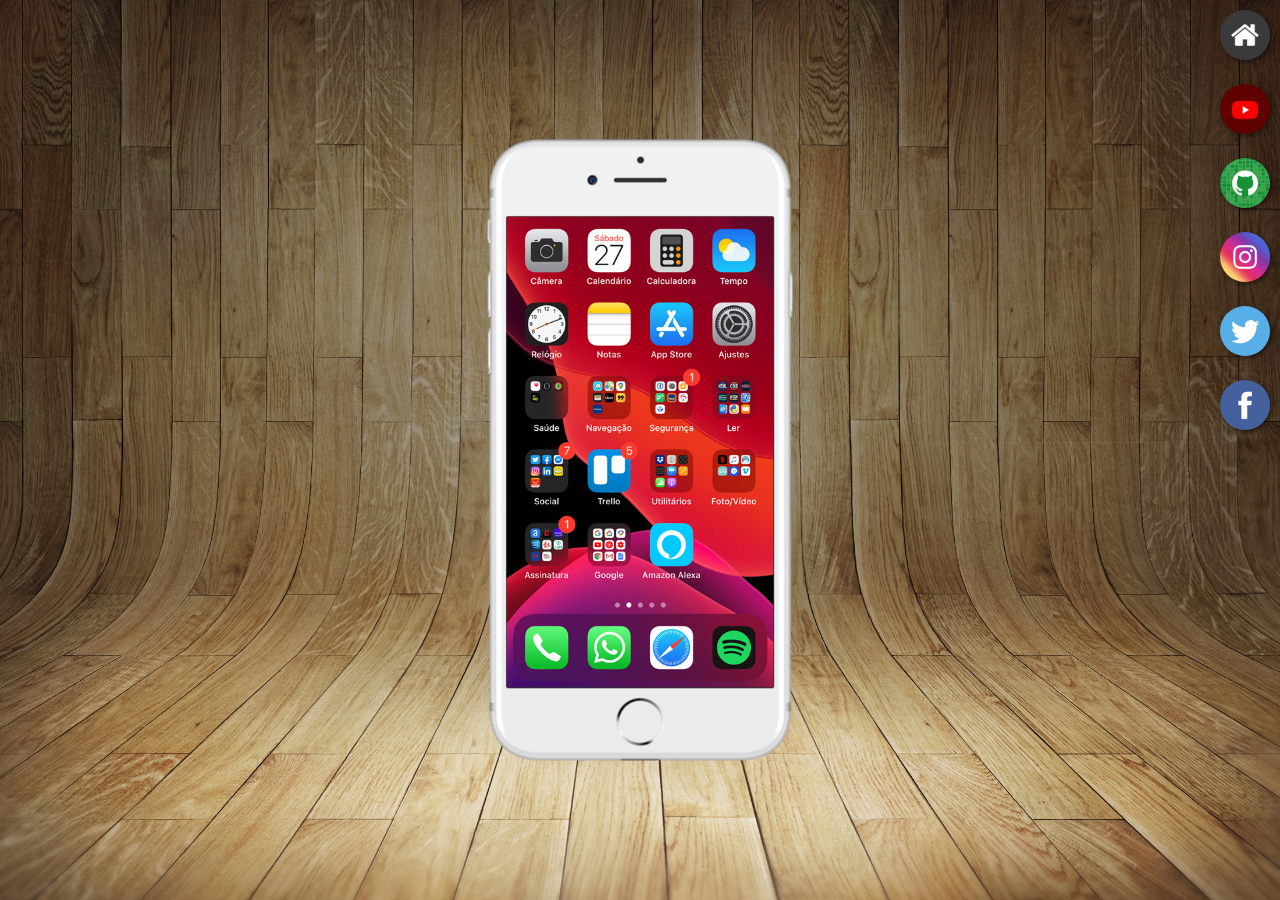
<file: index.html>
<!DOCTYPE html>
<html lang="pt-br">
<head>
    <meta charset="UTF-8">
    <meta http-equiv="X-UA-Compatible" content="IE=edge">
    <meta name="viewport" content="width=device-width, initial-scale=1.0">
    <link rel="shortcut icon" href="favicon.ico" type="image/x-icon">
    <link rel="stylesheet" href="estilo/style.css">
    <title>Projeto Rede Social</title>
</head>
<body>
    <main>
        <section id="telefone">
            <iframe src="home.html" id="tela" name="tela" frameborder="0">
                Seu navegador é incompativel</iframe>
        </section>
        <section id="redeSocial">
            <a href="home.html" target="tela"><img src="imagens/logo-home.jpg" alt="Home"></a><br>
            <a href="youtube.html" target="tela"><img src="imagens/logo-youtube.jpg" alt="YouTube"></a><br>
            <a href="github.html" target="tela"><img src="imagens/logo-github.jpg" alt="GitHub"></a><br>
            <a href="#" target="tela"><img src="imagens/logo-instagram.jpg" alt="Instagram"></a><br>
            <a href="#" target="tela"><img src="imagens/logo-twitter.jpg" alt="Twitter"></a><br>
            <a href="#" target="tela"><img src="imagens/logo-facebook.jpg" alt="Facebook"></a><br>
        </section>
    </main>
</body>
</html>
</file>
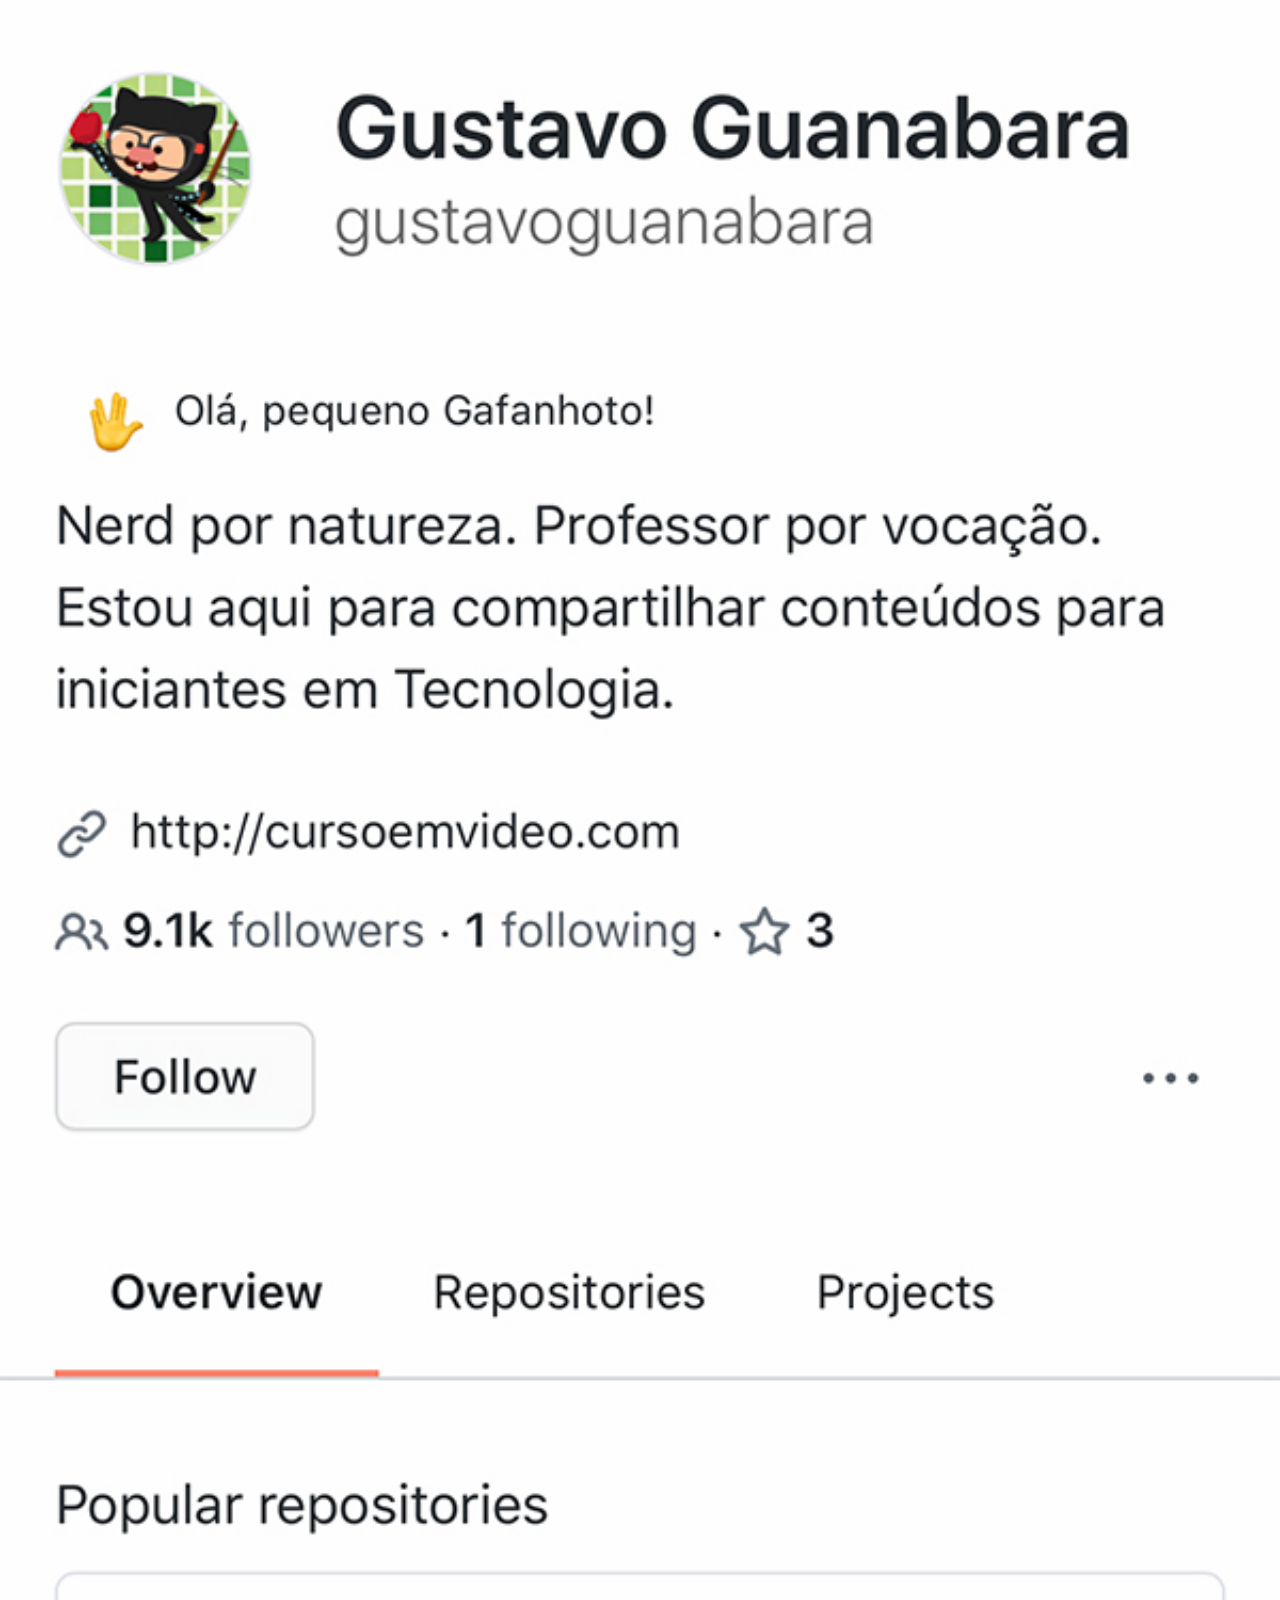
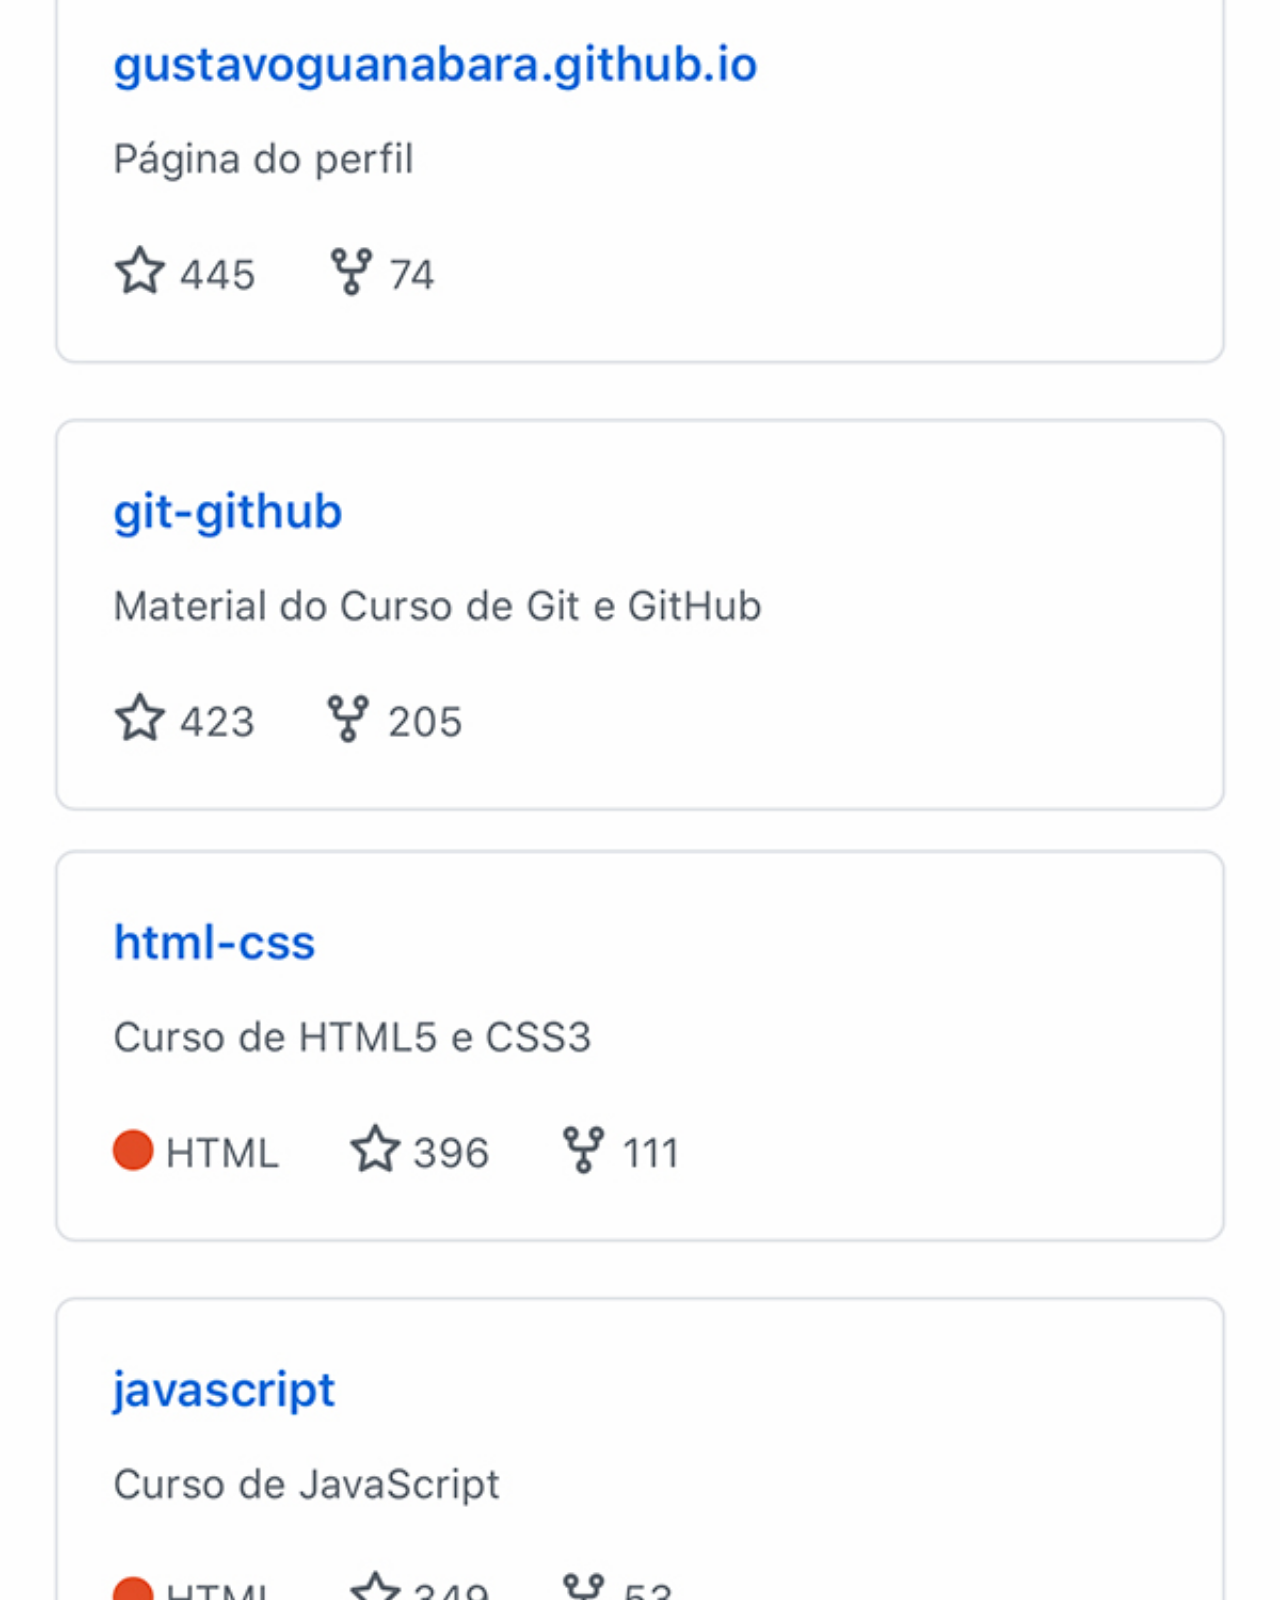
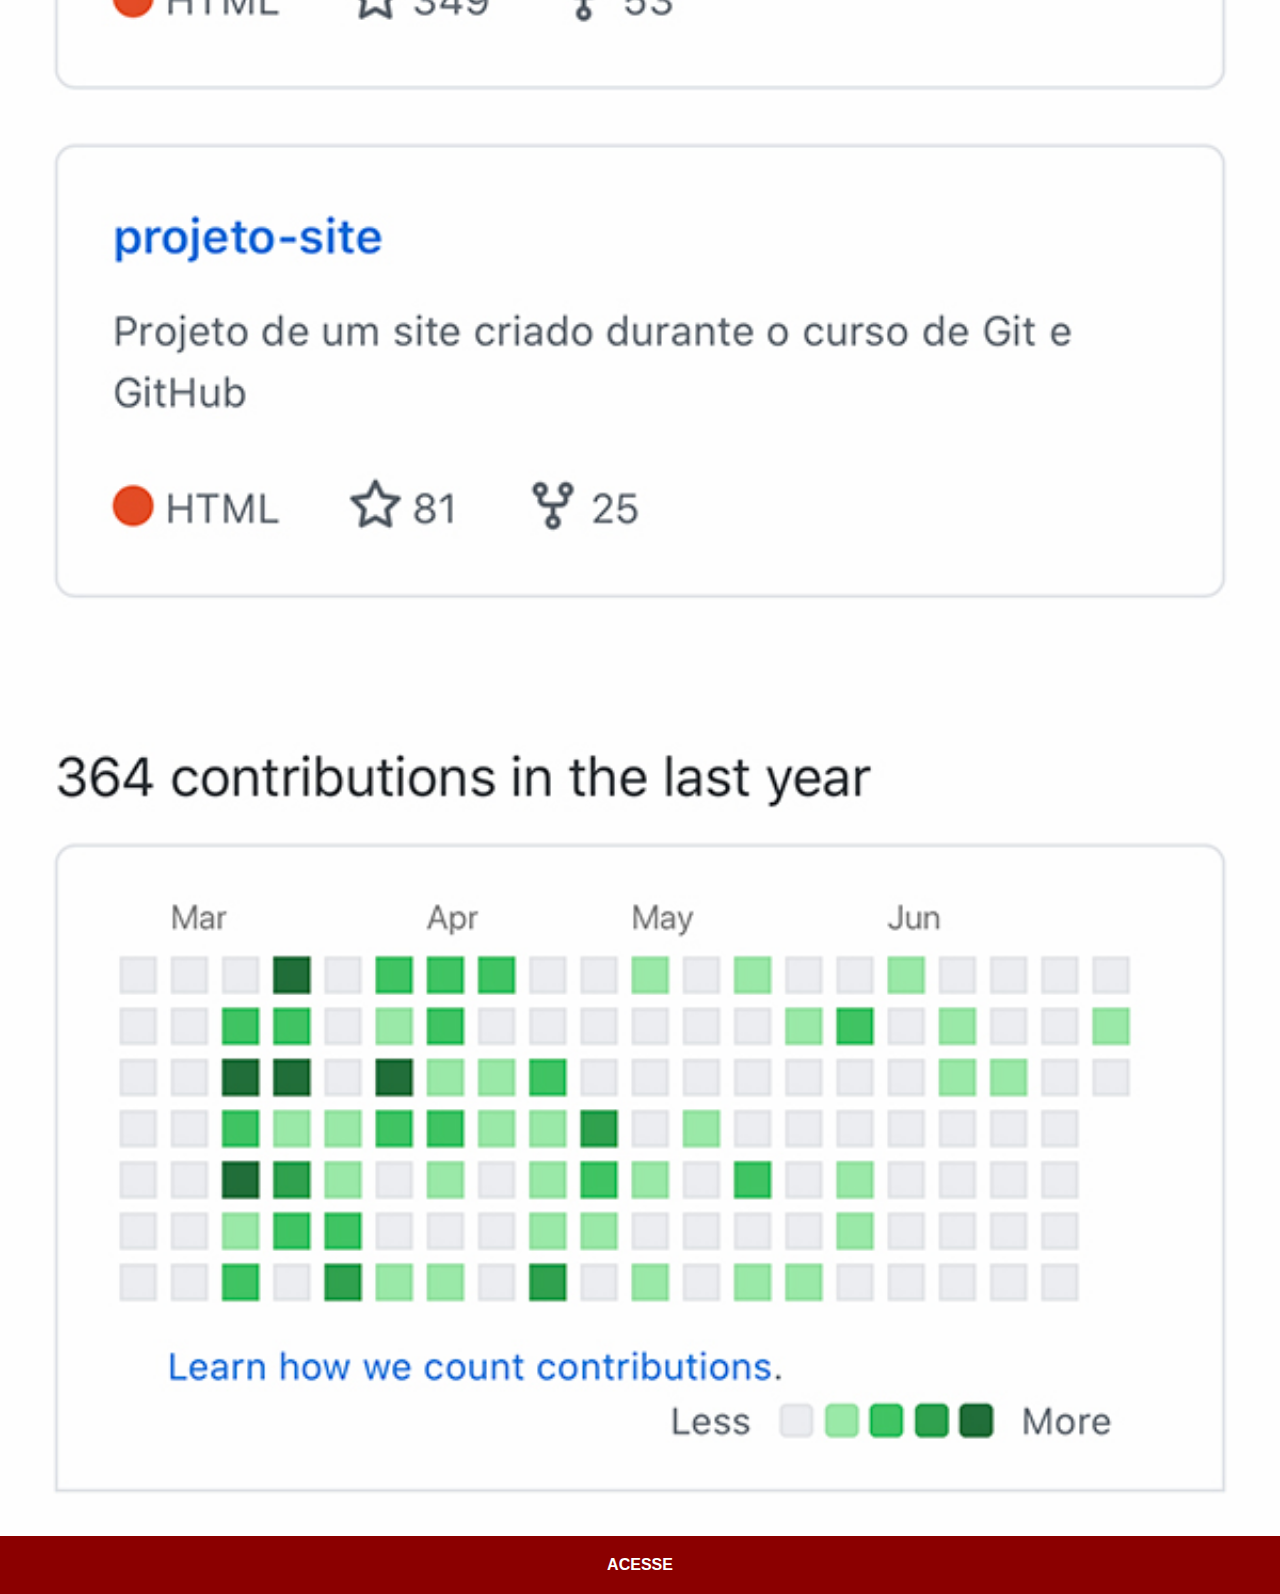
<file: github.html>
<!DOCTYPE html>
<html lang="pt-br">
<head>
    <meta charset="UTF-8">
    <meta http-equiv="X-UA-Compatible" content="IE=edge">
    <meta name="viewport" content="width=device-width, initial-scale=1.0">
    <title>GitHub</title>
    <link rel="stylesheet" href="estilo/social.css"></link>
</head>
<body>
    <img src="imagens/tela-github.jpg" alt="GitHub">
    <a href="https://github.com/AugustoHoffmeister" target="_blank">ACESSE</a>
</body>
</html>
</file>
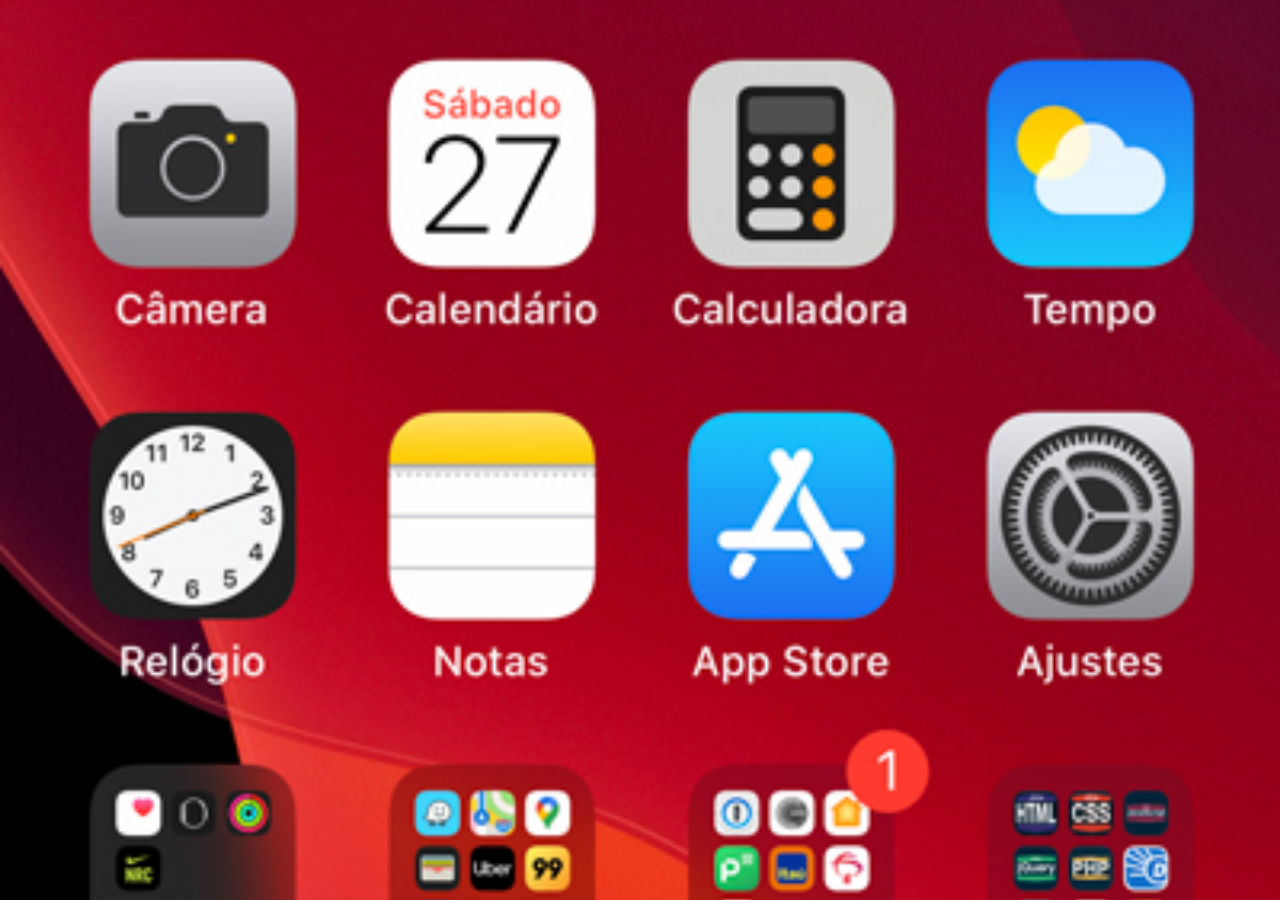
<file: home.html>
<!DOCTYPE html>
<html lang="pt-br">
<head>
    <meta charset="UTF-8">
    <meta http-equiv="X-UA-Compatible" content="IE=edge">
    <meta name="viewport" content="width=device-width, initial-scale=1.0">
    <title>Home</title>
</head>
<style>
    *
    {
        margin:0;
        padding:0;
    }
    body
    {
        width:100vw;
        height:100vh;
        background: black url('imagens/tela-home.jpg') no-repeat top center;
        background-size: cover;
    }
</style>
<body>
    
</body>
</html>
</file>
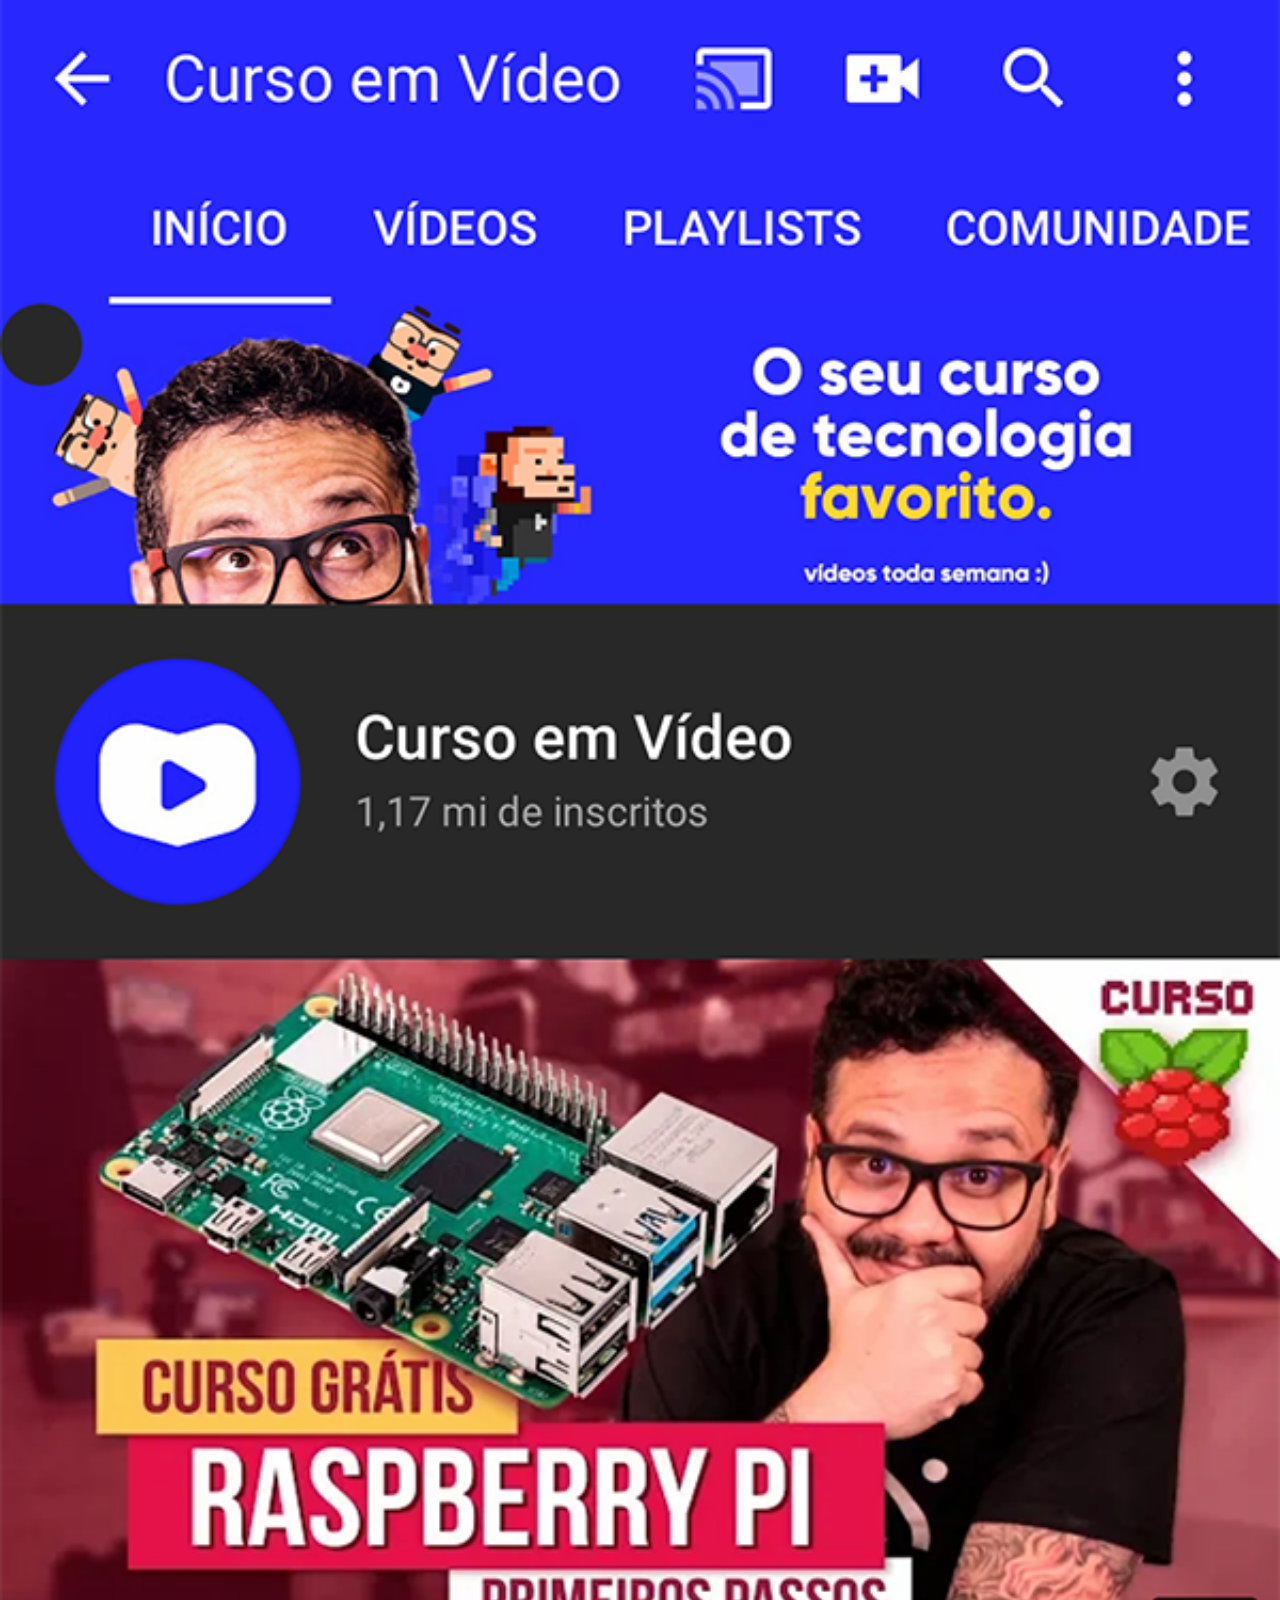
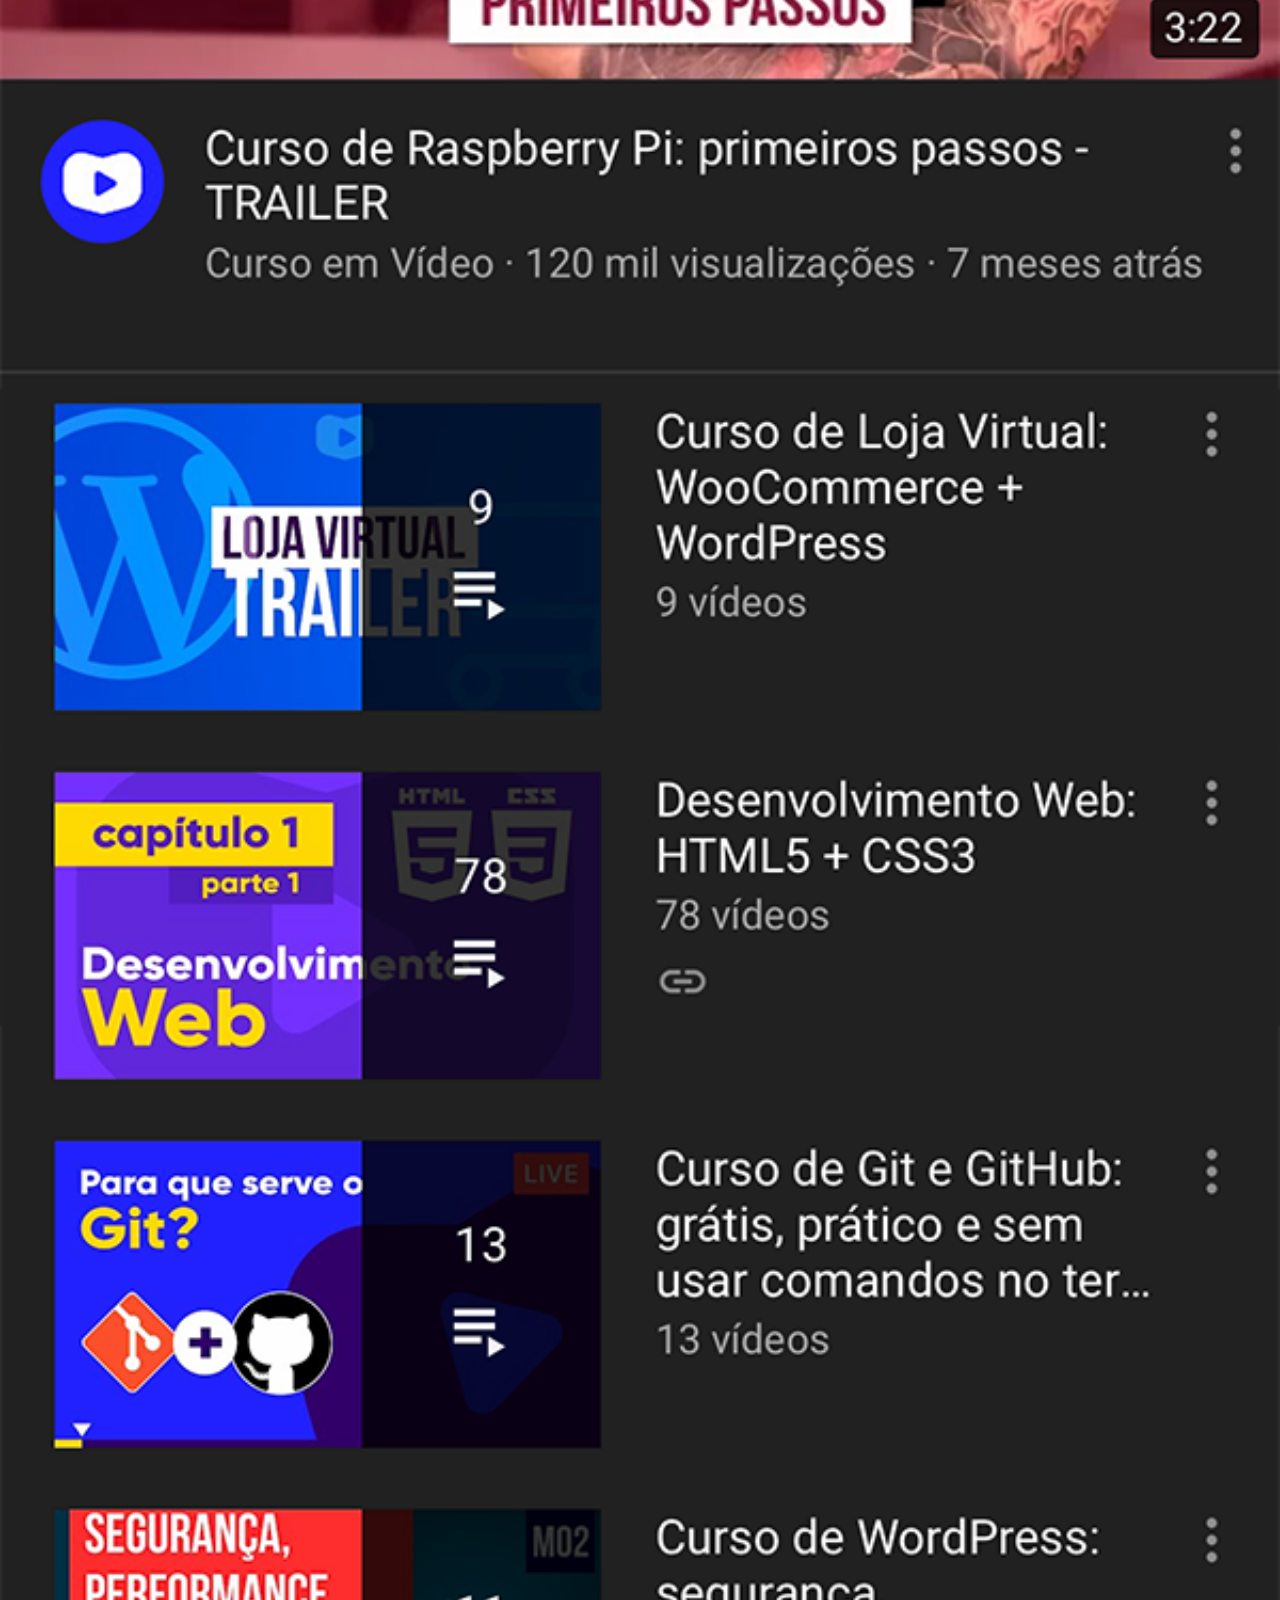
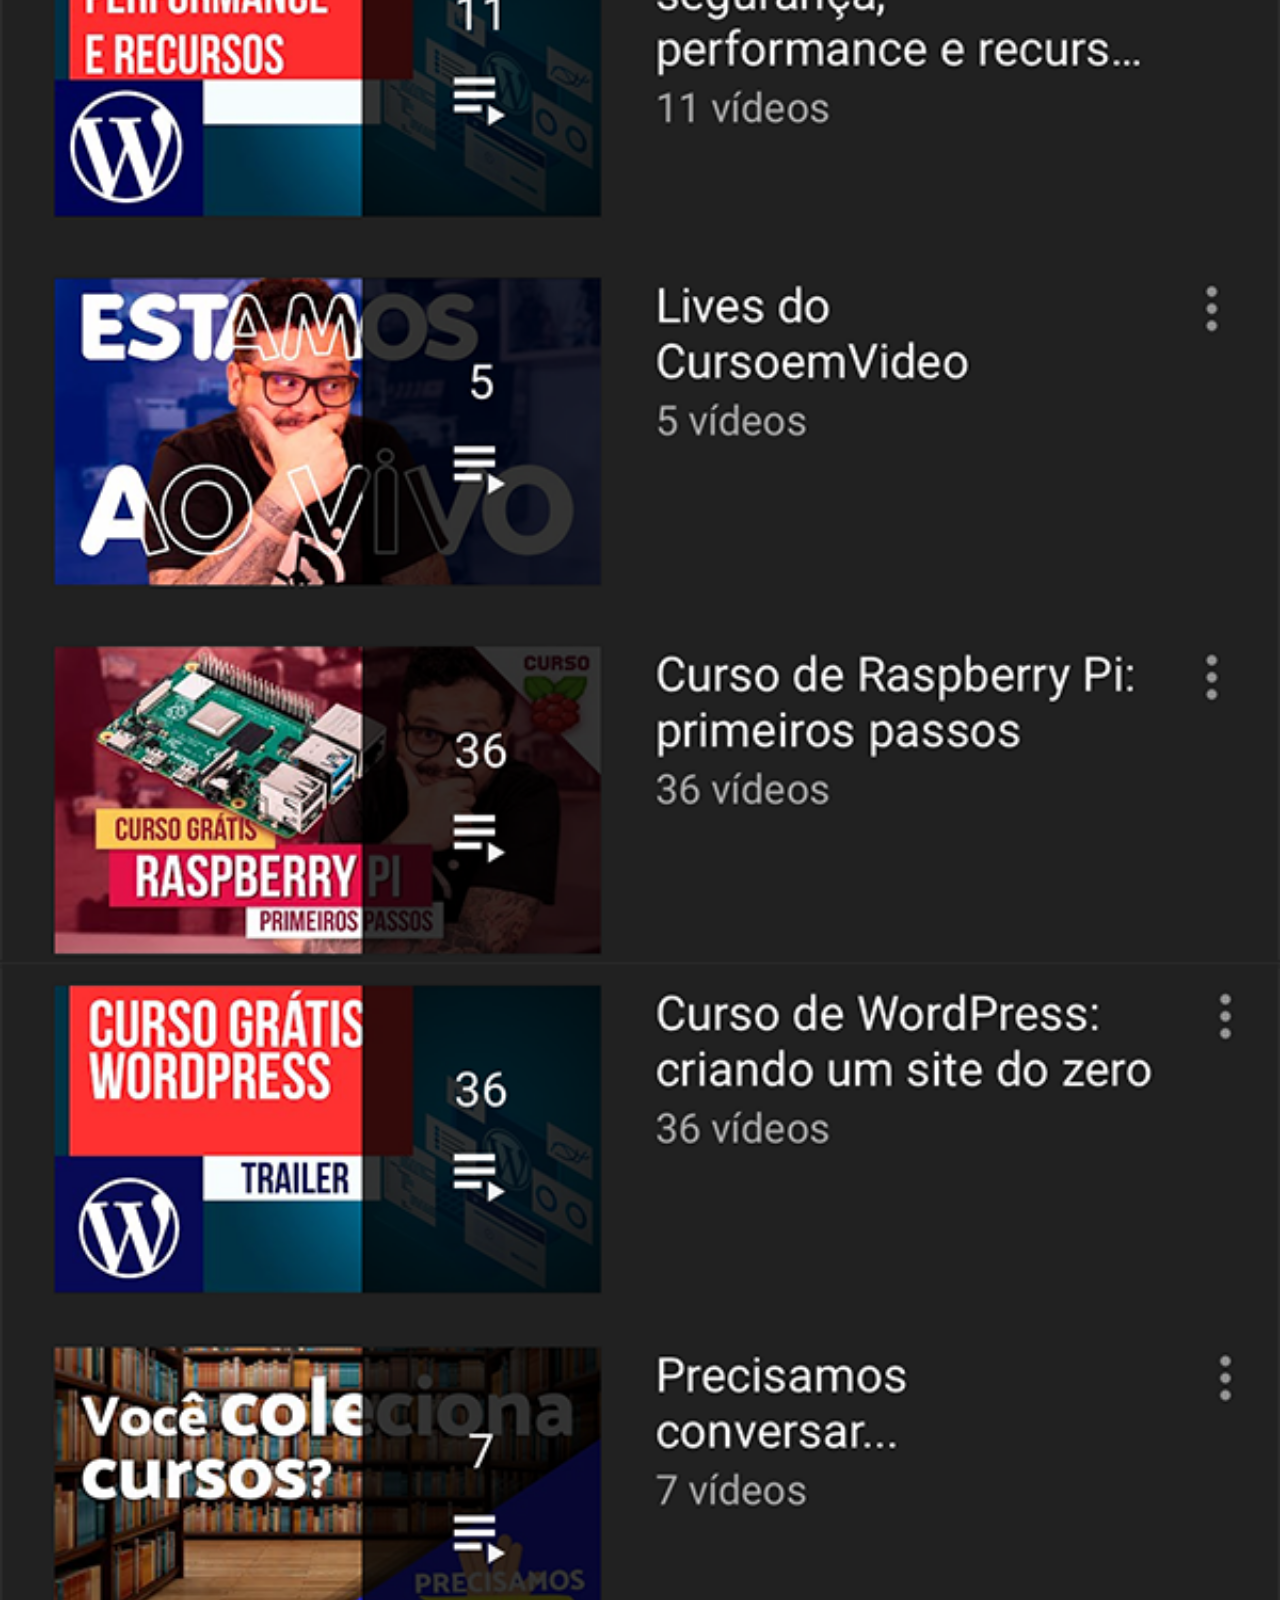
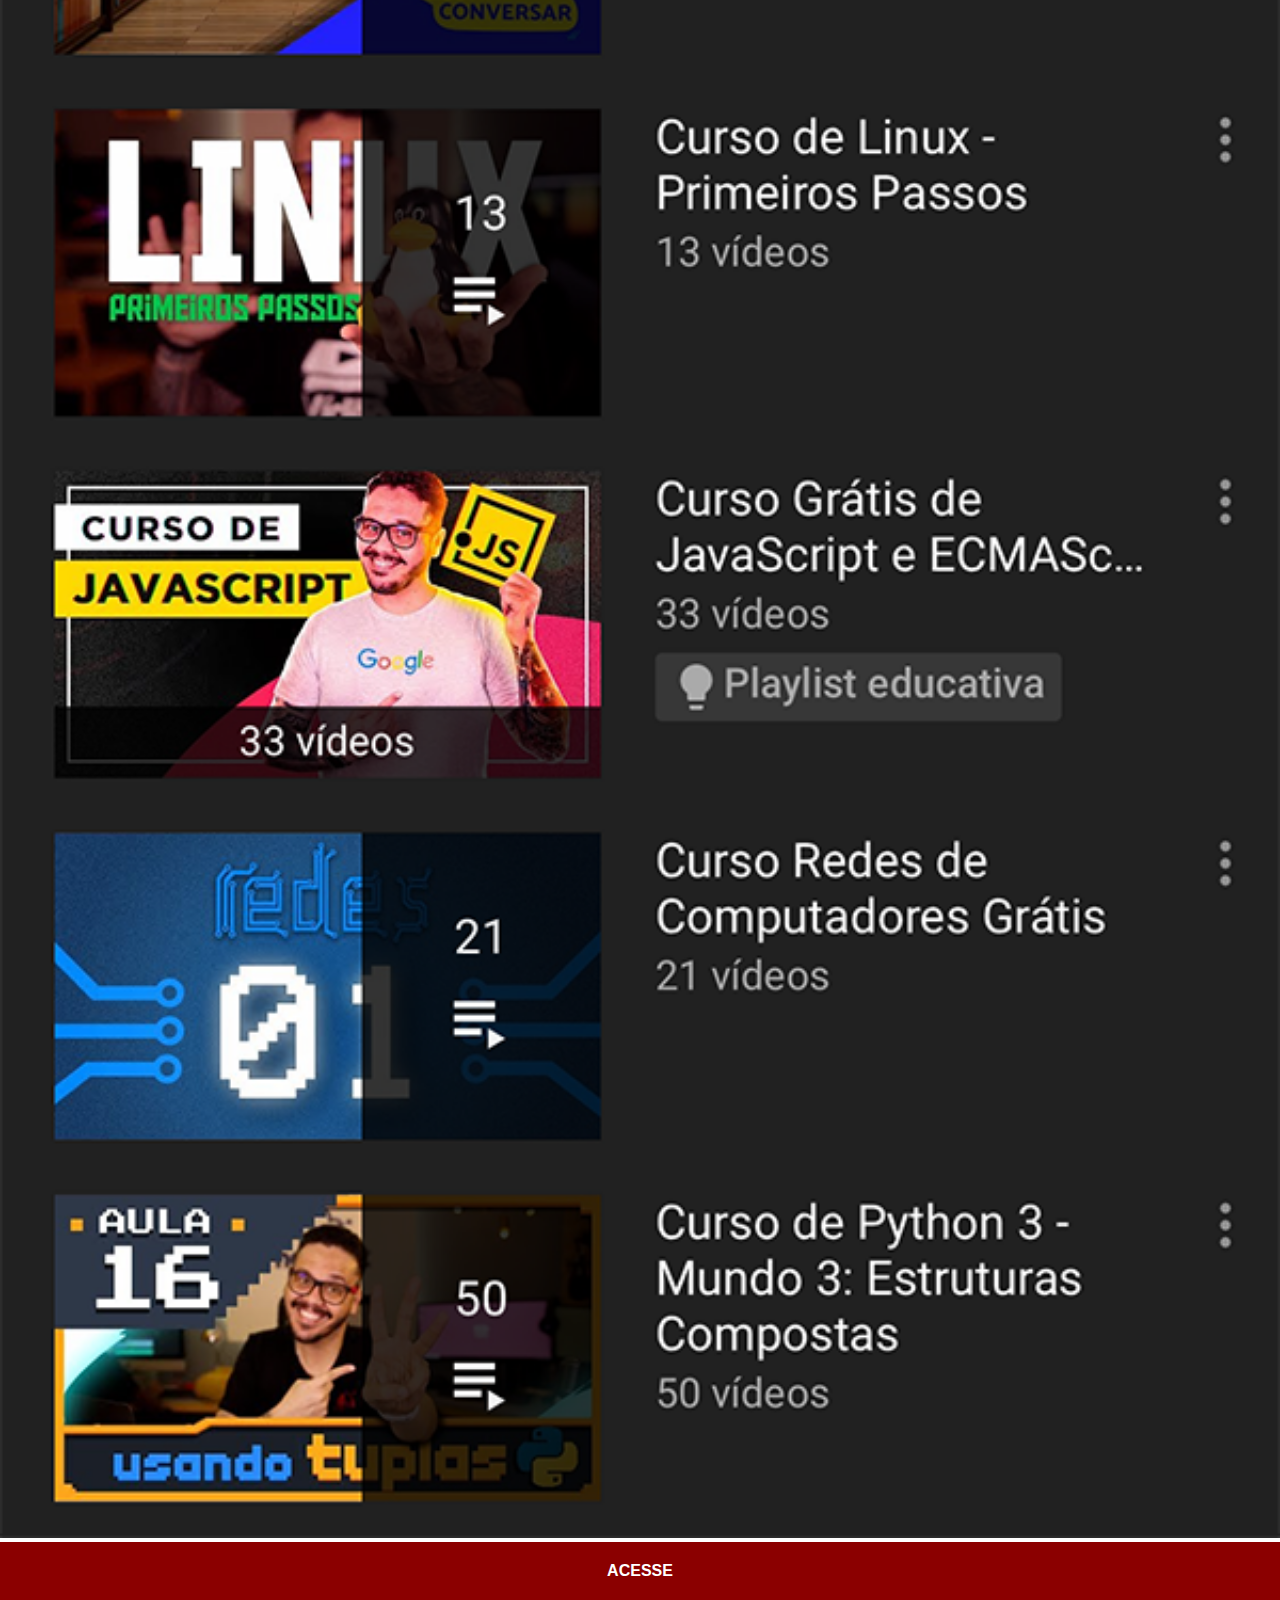
<file: youtube.html>
<!DOCTYPE html>
<html lang="pt-br">
<head>
    <meta charset="UTF-8">
    <meta http-equiv="X-UA-Compatible" content="IE=edge">
    <meta name="viewport" content="width=device-width, initial-scale=1.0">
    <title>Youtube</title>
    <link rel="stylesheet" href="estilo/social.css"></link>
</head>
<body>
    <img src="imagens/tela-youtube.png" alt="Youtube"></img>
    <a href="https://www.youtube.com/c/CursoemV%C3%ADdeo/playlists" target="_blank">ACESSE</a>
</body>
</html>
</file>
<file: estilo/style.css>
@charset "UTF-8";

*
{
    margin: 0;
    padding: 0;
    font-family: Arial, Helvetica, sans-serif;
}
html, body
{
    height: 100vh;
    width: 100vw;
    background-color: black;
}
body
{
    background: url('../imagens/fundo-madeira.jpg')
    no-repeat top center;
    background-size: cover;
    background-attachment: fixed;
}
main
{
    position: relative;
    height: 100vh;
}
section#telefone
{
    position: absolute;
    top: 50%;
    left: 50%;
    transform: translate(-50%, -50%);

    height: 627px;
    width: 311px;
    background: url('../imagens/frame-iphone.png') no-repeat;
}
iframe#tela
{
    position: relative;
    top: 80px;
    left: 22px;
    width: 267px;
    height: 471px;
}
section#redeSocial
{
    text-align: right;
}
section#redeSocial img
{
    /* display: flex; */
    width: 50px;
    margin: 10px;
    border-radius: 50%;
    box-sizing: border-box;
    box-shadow: 2px 2px 5px rgba(0, 0, 0, 0.5);
}
section#redeSocial img:hover
{
    border: 2px solid rgba(255, 255, 255, 0.5);
    transform: translate(-3px, -3px);
    box-shadow: 5px 5px 10px rgba(0, 0, 0, 0.5);
    transition: transform .3s, border .5s;
}
</file>
<file: estilo/social.css>
@charset "UTF-8";
*
        {
            margin:0;
            padding:0;
            font-family:Arial, Helvetica, sans-serif;
        }
        ::-webkit-scrollbar
        {
            width:0;
            height:0;
        }
        img
        {
            width:100vw;
        }
        a
        {
           display:block;
           text-align: center;
           padding:20px;
           background-color: darkred;
           color:white;
           font-weight: bolder;
           text-decoration:none;
        }
        a:hover
        {
            background-color:red;
        }
</file>
